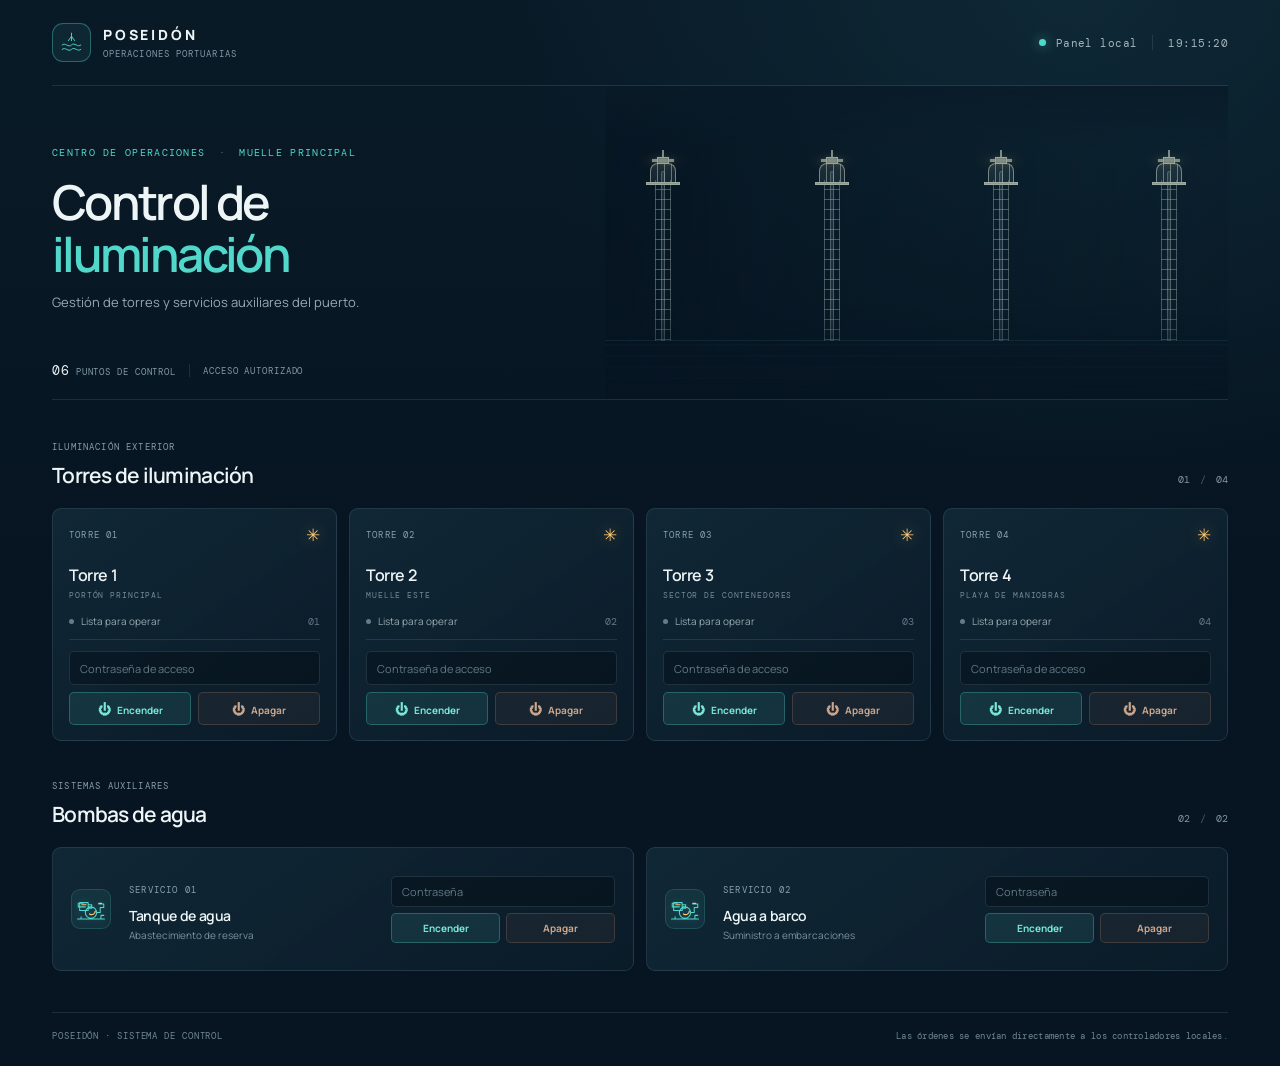
<file: docs/index.html>
<!doctype html>
<html lang="es">
<head>
  <meta charset="utf-8">
  <meta name="viewport" content="width=device-width, initial-scale=1">
  <meta name="theme-color" content="#071522">
  <title>Poseidón · Control portuario</title>
  <link rel="stylesheet" href="styles.css">
</head>
<body>
  <div class="app-shell">
    <header class="topbar">
      <a class="brand" href="#inicio" aria-label="Poseidón, inicio">
        <span class="brand-mark" aria-hidden="true"><svg viewBox="0 0 40 40"><path d="M5 24c5-5 10 5 15 0s10 5 15 0M5 31c5-5 10 5 15 0s10 5 15 0M20 5v12m-5 0 5-7 5 7"/></svg></span>
        <span><strong>POSEIDÓN</strong><small>OPERACIONES PORTUARIAS</small></span>
      </a>
      <div class="topbar-right"><span class="system-dot"></span><span>Panel local</span><span class="top-separator"></span><span id="clock">--:--:--</span></div>
    </header>

    <main id="inicio">
      <section class="hero">
        <div class="hero-copy"><p class="eyebrow">CENTRO DE OPERACIONES <span>·</span> MUELLE PRINCIPAL</p><h1>Control de<br><em>iluminación</em></h1><p class="hero-note">Gestión de torres y servicios auxiliares del puerto.</p></div>
        <div class="hero-art" aria-hidden="true">
          <div class="port-tower tower-one"><div class="mast"></div><div class="ladder"></div><div class="cage"><i></i><i></i><i></i><b></b></div><div class="head"><span></span><span></span><span></span><span></span></div></div>
          <div class="port-tower tower-two"><div class="mast"></div><div class="ladder"></div><div class="cage"><i></i><i></i><i></i><b></b></div><div class="head"><span></span><span></span><span></span><span></span></div></div>
          <div class="port-tower tower-three"><div class="mast"></div><div class="ladder"></div><div class="cage"><i></i><i></i><i></i><b></b></div><div class="head"><span></span><span></span><span></span><span></span></div></div>
          <div class="port-tower tower-four"><div class="mast"></div><div class="ladder"></div><div class="cage"><i></i><i></i><i></i><b></b></div><div class="head"><span></span><span></span><span></span><span></span></div></div>
          <div class="waterline"></div><div class="horizon"></div>
        </div>
        <div class="hero-meta"><span><b>06</b> PUNTOS DE CONTROL</span><span class="meta-divider"></span><span>ACCESO AUTORIZADO</span></div>
      </section>

      <section class="section-block" aria-labelledby="lighting-title">
        <div class="section-heading"><div><p class="eyebrow">ILUMINACIÓN EXTERIOR</p><h2 id="lighting-title">Torres de iluminación</h2></div><span class="section-count">01 <i>/</i> 04</span></div>
        <div class="tower-grid">
          <article class="control-card"><div class="card-top"><span class="index">TORRE 01</span><span class="tower-icon" aria-hidden="true">✳</span></div><h3>Torre 1</h3><p class="location">PORTÓN PRINCIPAL</p><div class="card-bottom"><span class="ready"><i></i> Lista para operar</span><span class="card-number">01</span></div><form action="https://irremissible-unswaggeringly-woodrow.ngrok-free.dev" method="POST" class="control-form"><label class="sr-only" for="pass1">Contraseña de acceso para Torre 1</label><input id="pass1" type="password" name="password" placeholder="Contraseña de acceso" autocomplete="current-password" required><button class="power on" type="submit" name="command11" value="ON"><span class="power-symbol">⏻</span> Encender</button><button class="power off" type="submit" name="command10" value="OFF"><span class="power-symbol">⏻</span> Apagar</button></form></article>
          <article class="control-card"><div class="card-top"><span class="index">TORRE 02</span><span class="tower-icon" aria-hidden="true">✳</span></div><h3>Torre 2</h3><p class="location">MUELLE ESTE</p><div class="card-bottom"><span class="ready"><i></i> Lista para operar</span><span class="card-number">02</span></div><form action="https://irremissible-unswaggeringly-woodrow.ngrok-free.dev" method="POST" class="control-form"><label class="sr-only" for="pass2">Contraseña de acceso para Torre 2</label><input id="pass2" type="password" name="password" placeholder="Contraseña de acceso" autocomplete="current-password" required><button class="power on" type="submit" name="command21" value="ON"><span class="power-symbol">⏻</span> Encender</button><button class="power off" type="submit" name="command20" value="OFF"><span class="power-symbol">⏻</span> Apagar</button></form></article>
          <article class="control-card"><div class="card-top"><span class="index">TORRE 03</span><span class="tower-icon" aria-hidden="true">✳</span></div><h3>Torre 3</h3><p class="location">SECTOR DE CONTENEDORES</p><div class="card-bottom"><span class="ready"><i></i> Lista para operar</span><span class="card-number">03</span></div><form action="https://irremissible-unswaggeringly-woodrow.ngrok-free.dev" method="POST" class="control-form"><label class="sr-only" for="pass3">Contraseña de acceso para Torre 3</label><input id="pass3" type="password" name="password" placeholder="Contraseña de acceso" autocomplete="current-password" required><button class="power on" type="submit" name="command31" value="ON"><span class="power-symbol">⏻</span> Encender</button><button class="power off" type="submit" name="command30" value="OFF"><span class="power-symbol">⏻</span> Apagar</button></form></article>
          <article class="control-card"><div class="card-top"><span class="index">TORRE 04</span><span class="tower-icon" aria-hidden="true">✳</span></div><h3>Torre 4</h3><p class="location">PLAYA DE MANIOBRAS</p><div class="card-bottom"><span class="ready"><i></i> Lista para operar</span><span class="card-number">04</span></div><form action="https://irremissible-unswaggeringly-woodrow.ngrok-free.dev" method="POST" class="control-form"><label class="sr-only" for="pass4">Contraseña de acceso para Torre 4</label><input id="pass4" type="password" name="password" placeholder="Contraseña de acceso" autocomplete="current-password" required><button class="power on" type="submit" name="command41" value="ON"><span class="power-symbol">⏻</span> Encender</button><button class="power off" type="submit" name="command40" value="OFF"><span class="power-symbol">⏻</span> Apagar</button></form></article>
        </div>
      </section>

      <section class="section-block utilities" aria-labelledby="services-title">
        <div class="section-heading"><div><p class="eyebrow">SISTEMAS AUXILIARES</p><h2 id="services-title">Bombas de agua</h2></div><span class="section-count">02 <i>/</i> 02</span></div>
        <div class="pump-grid">
          <article class="pump-card"><div class="pump-symbol" aria-hidden="true"><svg viewBox="0 0 48 48"><path d="M5 38h38M10 35v3m28-3v3M8 15h12v11H8zM20 18h5v5h-5m0-2h4m-8 5v3m0 0a8 8 0 1 0 16 0 8 8 0 0 0-16 0Zm16 0h5v-7h5v-5h-7m-19 4H6v-5h7m18 22h7v-5h4"/><path class="pump-accent" d="M11 18h6m5 13a5 5 0 0 0 8-4m5-11h4"/></svg></div><div class="pump-info"><span class="index">SERVICIO 01</span><h3>Tanque de agua</h3><p>Abastecimiento de reserva</p></div><form action="https://irremissible-unswaggeringly-woodrow.ngrok-free.dev" method="POST" class="pump-form"><label class="sr-only" for="pass5">Contraseña de acceso para tanque de agua</label><input id="pass5" type="password" name="password" placeholder="Contraseña" autocomplete="current-password" required><button class="power on" type="submit" name="command51" value="ON">Encender</button><button class="power off" type="submit" name="command50" value="OFF">Apagar</button></form></article>
          <article class="pump-card"><div class="pump-symbol" aria-hidden="true"><svg viewBox="0 0 48 48"><path d="M5 38h38M10 35v3m28-3v3M8 15h12v11H8zM20 18h5v5h-5m0-2h4m-8 5v3m0 0a8 8 0 1 0 16 0 8 8 0 0 0-16 0Zm16 0h5v-7h5v-5h-7m-19 4H6v-5h7m18 22h7v-5h4"/><path class="pump-accent" d="M11 18h6m5 13a5 5 0 0 0 8-4m5-11h4"/></svg></div><div class="pump-info"><span class="index">SERVICIO 02</span><h3>Agua a barco</h3><p>Suministro a embarcaciones</p></div><form action="https://irremissible-unswaggeringly-woodrow.ngrok-free.dev" method="POST" class="pump-form"><label class="sr-only" for="pass6">Contraseña de acceso para agua a barco</label><input id="pass6" type="password" name="password" placeholder="Contraseña" autocomplete="current-password" required><button class="power on" type="submit" name="command61" value="ON">Encender</button><button class="power off" type="submit" name="command60" value="OFF">Apagar</button></form></article>
        </div>
      </section>
      <footer><span>POSEIDÓN <i>·</i> SISTEMA DE CONTROL</span><span>Las órdenes se envían directamente a los controladores locales.</span></footer>
    </main>
    <div class="toast" id="toast" role="status" aria-live="polite"></div>
  </div>
  <script>
    const clock = document.getElementById('clock');
    function updateClock() { clock.textContent = new Intl.DateTimeFormat('es-AR', {hour:'2-digit', minute:'2-digit', second:'2-digit', hour12:false}).format(new Date()); }
    updateClock(); setInterval(updateClock, 1000);
    const towerArt = ['.tower-one', '.tower-two', '.tower-three', '.tower-four'].map(selector => document.querySelector(selector));
    const towerCards = [...document.querySelectorAll('.control-card')];
    function paintTowerStates(states) {
      Object.entries(states || {}).forEach(([number, isOn]) => {
        const index = Number(number) - 1;
        if (index < 0 || index > 3) return;
        towerArt[index]?.classList.toggle('is-on', Boolean(isOn));
        const status = towerCards[index]?.querySelector('.ready');
        if (status) {
          status.classList.toggle('is-on', Boolean(isOn));
          status.lastChild.textContent = isOn ? ' Encendida' : ' Apagada';
        }
      });
    }
    async function refreshTowerStates() {
      try {
        const response = await fetch('https://irremissible-unswaggeringly-woodrow.ngrok-free.dev/status');
        if (response.ok) paintTowerStates((await response.json()).states);
      } catch (_) { /* El simulador puede estar apagado al abrir el panel. */ }
    }
    refreshTowerStates();
    document.querySelectorAll('.control-form, .pump-form').forEach(form => form.addEventListener('submit', async event => {
      event.preventDefault();
      const button = event.submitter;
      if (!button) return;
      if (button.value === 'OFF' && !window.confirm('¿Confirmas que deseas apagar este equipo?')) return;
      if (!button.dataset.originalHtml) button.dataset.originalHtml = button.innerHTML;
      button.classList.add('sending'); button.setAttribute('aria-busy', 'true'); button.textContent = 'Enviando…';
      try {
        const body = new URLSearchParams(new FormData(form));
        body.append(button.name, button.value);
        const response = await fetch(form.action, {method:'POST', body});
        if (!response.ok) throw new Error('Respuesta del simulador: ' + response.status);
        const result = await response.json();
        paintTowerStates(result.states);
      } catch (error) {
        const toast = document.getElementById('toast');
        toast.textContent = 'No se pudo contactar al simulador. Comprueba que esté en ejecución.';
        toast.classList.add('show');
        setTimeout(() => toast.classList.remove('show'), 3500);
      } finally {
        button.innerHTML = button.dataset.originalHtml;
        button.classList.remove('sending'); button.removeAttribute('aria-busy');
      }
    }));
    document.querySelectorAll('.control-form input, .pump-form input').forEach(input => input.addEventListener('input', () => input.classList.toggle('has-value', input.value.length > 0)));
  </script>
</body>
</html>
</file>
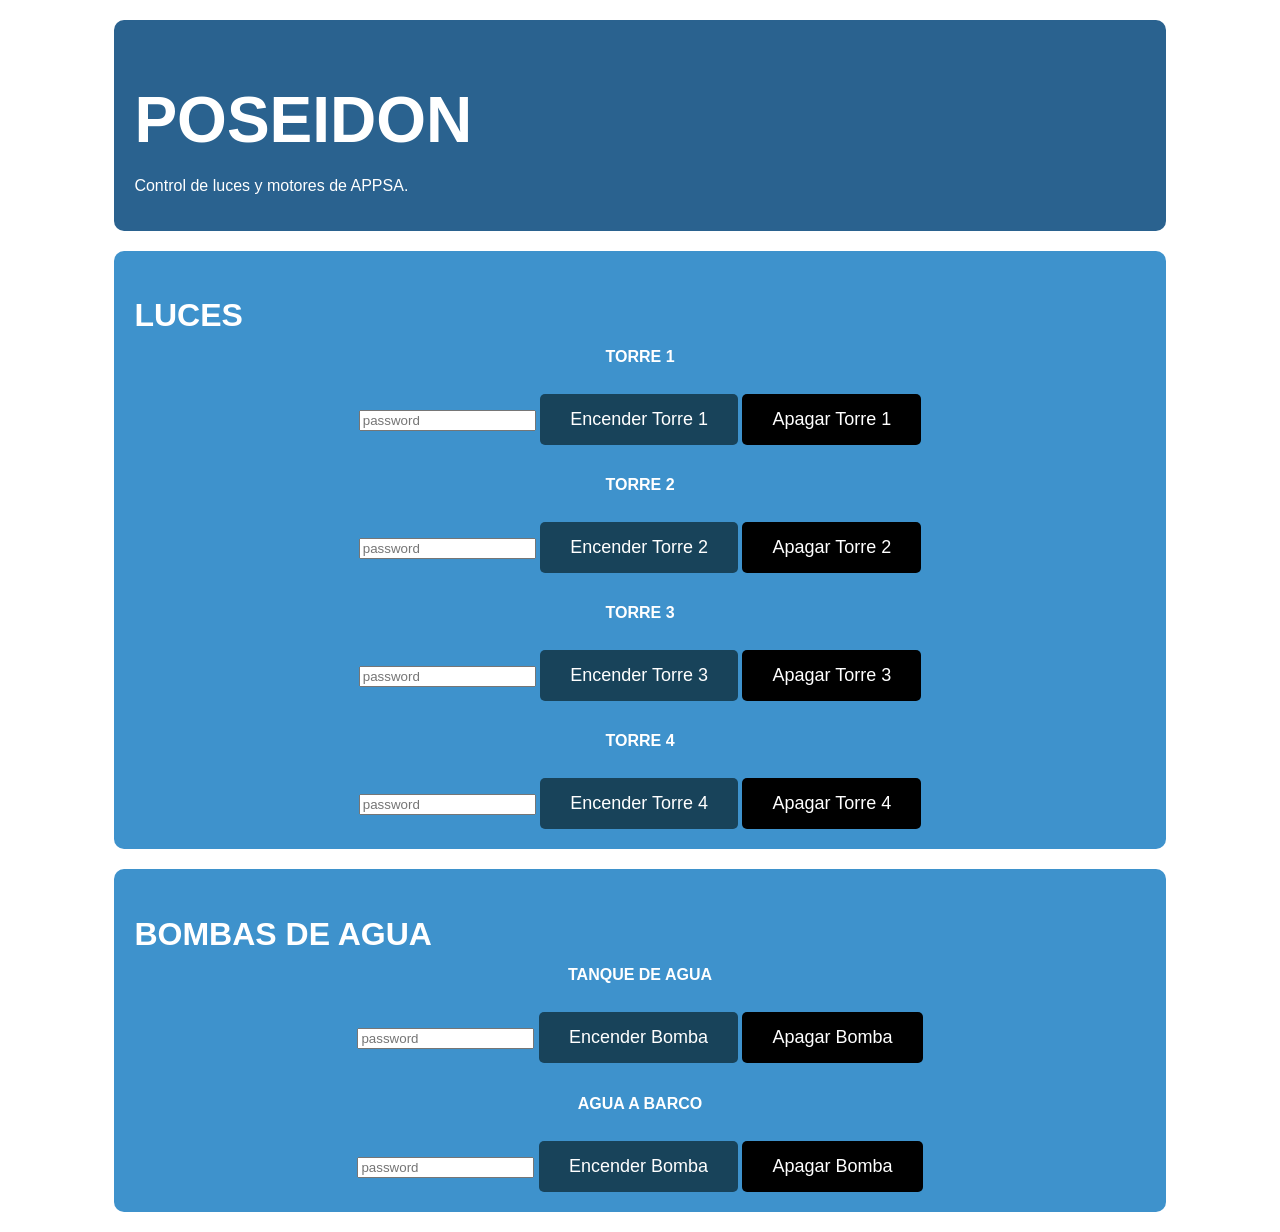
<file: control_rele_original.html>
<!DOCTYPE html>
<html>
<head>
	<meta charset="UTF-8">
    <title>Control de Relé Torre 1 by Dani Müller</title>
	<link rel="stylesheet" href="styles_original.css">
</head>
<body>
	<div class="titulo-container">
		<h1>POSEIDON</h1>
		<p style="color: white;">Control de luces y motores de APPSA.</p>
	</div>
	<div class="main-container">
		<h2 id="luces">LUCES</h2>
		<h2>TORRE 1</h2>
		<br>
		<form action="http://192.168.0.102" method="POST">
			<input type="password" name="password" placeholder="password">
			<button type="submit" name="command11" value="ON">Encender Torre 1</button>
			<button type="submit" name="command10" value="OFF">Apagar Torre 1</button>
		</form>
		<br>
		<h2>TORRE 2</h2>
		<br>
		<form action="http://192.168.2.114" method="POST">
			<input type="password" name="password" placeholder="password">
			<button type="submit" name="command21" value="ON">Encender Torre 2</button>
			<button type="submit" name="command20" value="OFF">Apagar Torre 2</button>
		</form>
		<br>
		<h2>TORRE 3</h2>
		<br>
		<form action="http://192.168.2.114" method="POST">
			<input type="password" name="password" placeholder="password">
			<button type="submit" name="command31" value="ON">Encender Torre 3</button>
			<button type="submit" name="command30" value="OFF">Apagar Torre 3</button>
		</form>
		<br>
		<h2>TORRE 4</h2>
		<br>
		<form action="http://192.168.2.114" method="POST">
			<input type="password" name="password" placeholder="password">
			<button type="submit" name="command41" value="ON">Encender Torre 4</button>
			<button type="submit" name="command40" value="OFF">Apagar Torre 4</button>
		</form>
	</div>
	<div class="main-container">
		<h2 id="luces">BOMBAS DE AGUA</h2>
		<h2>TANQUE DE AGUA</h2>
		<br>
		<form action="http://192.168.2.114" method="POST">
			<input type="password" name="password" placeholder="password">
			<button type="submit" name="command51" value="ON">Encender Bomba</button>
			<button type="submit" name="command50" value="OFF">Apagar Bomba</button>
		</form>
		<br>
		<h2>AGUA A BARCO</h2>
		<br>
		<form action="http://192.168.2.114" method="POST">
			<input type="password" name="password" placeholder="password">
			<button type="submit" name="command61" value="ON">Encender Bomba</button>
			<button type="submit" name="command60" value="OFF">Apagar Bomba</button>
		</form>
	</div>
</body>
</html>
</file>
<file: docs/styles.css>
@import url('https://fonts.googleapis.com/css2?family=DM+Mono:wght@400;500&family=Manrope:wght@400;500;600;700;800&display=swap');

:root{color-scheme:dark;--bg:#071522;--panel:#0c1e2b;--panel2:#102635;--line:rgba(165,197,211,.14);--muted:#8098a7;--text:#edf5f6;--cyan:#51d8cb;--amber:#ffc66e;--mono:'DM Mono',monospace;--sans:'Manrope',Arial,sans-serif}
*{box-sizing:border-box}html{scroll-behavior:smooth}body{margin:0;background:var(--bg);color:var(--text);font-family:var(--sans);-webkit-font-smoothing:antialiased}body:before{position:fixed;inset:0;z-index:-1;content:"";background:radial-gradient(ellipse at 84% 0%,rgba(38,105,119,.18),transparent 38%),linear-gradient(180deg,#091a27 0%,#071522 62%)}button,input{font:inherit}.app-shell{max-width:1280px;margin:auto;padding:0 52px}.topbar{height:86px;border-bottom:1px solid var(--line);display:flex;align-items:center;justify-content:space-between}.brand{display:flex;align-items:center;gap:12px;color:inherit;text-decoration:none}.brand-mark{width:39px;height:39px;display:grid;place-items:center;border:1px solid rgba(81,216,203,.36);border-radius:11px;background:rgba(81,216,203,.07)}.brand-mark svg{width:25px;fill:none;stroke:var(--cyan);stroke-width:1.5;stroke-linecap:round;stroke-linejoin:round}.brand strong{display:block;font-size:14px;letter-spacing:.2em;font-weight:800}.brand small{display:block;margin-top:4px;font:9px var(--mono);color:var(--muted);letter-spacing:.12em}.topbar-right{display:flex;align-items:center;gap:10px;color:#a4b6be;font:11px var(--mono);letter-spacing:.04em}.system-dot,.ready i{width:7px;height:7px;background:var(--cyan);border-radius:50%;box-shadow:0 0 12px rgba(81,216,203,.6)}.top-separator{height:15px;border-left:1px solid var(--line);margin:0 5px}.hero{height:314px;position:relative;display:flex;align-items:center;overflow:hidden;border-bottom:1px solid var(--line)}.hero-copy{position:relative;z-index:2;padding-bottom:15px}.eyebrow,.index{font:10px var(--mono);letter-spacing:.13em;color:var(--cyan)}.eyebrow{margin:0 0 17px}.eyebrow span{color:#526c7b;margin:0 6px}.hero h1{font-size:48px;line-height:1.08;letter-spacing:-.055em;margin:0;font-weight:600}.hero h1 em{color:var(--cyan);font-style:normal}.hero-note{font-size:13px;color:#96aab5;margin-top:14px}.hero-art{position:absolute;right:0;top:0;width:53%;height:100%;opacity:.78;overflow:hidden;background:linear-gradient(90deg,#071522 0%,rgba(7,21,34,.5) 25%,rgba(7,21,34,.05) 100%)}.hero-art:after{content:"";position:absolute;inset:0;background:linear-gradient(0deg,#071522 0%,transparent 30%,transparent 80%,#091a27 100%)}.horizon{position:absolute;bottom:58px;left:0;right:0;border-top:1px solid rgba(74,151,164,.27)}.waterline{position:absolute;bottom:0;height:59px;left:0;right:0;background:repeating-linear-gradient(0deg,transparent 0 9px,rgba(67,139,150,.09) 10px 11px)}.beacon{position:absolute;bottom:58px;width:2px;height:116px;background:linear-gradient(0deg,#294957,#84979a);box-shadow:0 0 11px rgba(67,178,185,.2)}.beacon i{position:absolute;left:-5px;top:15px;width:12px;height:3px;background:#a5bab7}.beacon b{position:absolute;left:-3px;top:5px;width:8px;height:10px;border:1px solid #b5c8c4;background:#34515a}.beacon span{position:absolute;top:8px;left:-36px;width:74px;height:25px;background:linear-gradient(90deg,transparent,rgba(255,213,132,.12),transparent);transform:rotate(5deg)}.beacon-one{right:68%;height:89px}.beacon-two{right:48%;height:126px}.beacon-three{right:26%;height:103px}.beacon-four{right:9%;height:145px}.hero-meta{position:absolute;z-index:3;bottom:20px;left:0;display:flex;align-items:center;gap:13px;font:9px var(--mono);letter-spacing:.1em;color:#849aa6}.hero-meta b{font-size:13px;color:var(--text);font-weight:400}.meta-divider{height:13px;border-left:1px solid var(--line)}.section-block{padding-top:41px}.section-heading{display:flex;justify-content:space-between;align-items:flex-end;margin-bottom:19px}.section-heading .eyebrow{font-size:9px;margin-bottom:8px;color:#879eaa}.section-heading h2{font-size:21px;letter-spacing:-.035em;margin:0;font-weight:600}.section-count{font:10px var(--mono);color:#8096a2;padding-bottom:3px}.section-count i{font-style:normal;color:#435967;margin:0 4px}.tower-grid{display:grid;grid-template-columns:repeat(4,minmax(0,1fr));gap:12px}.control-card,.pump-card{background:linear-gradient(145deg,rgba(17,40,55,.95),rgba(11,28,41,.96));border:1px solid var(--line);border-radius:9px;transition:border-color .2s,transform .2s,background .2s}.control-card{padding:17px 16px 15px;min-height:233px;position:relative;overflow:hidden}.control-card:hover,.pump-card:hover{border-color:rgba(81,216,203,.4);transform:translateY(-2px)}.card-top,.card-bottom{display:flex;justify-content:space-between;align-items:center}.index{font-size:9px;color:#88a2af}.tower-icon{font-size:17px;color:var(--amber);line-height:1;text-shadow:0 0 16px rgba(255,198,110,.45)}.control-card h3,.pump-info h3{font-size:16px;font-weight:600;letter-spacing:-.025em;margin:21px 0 4px}.location{margin:0;color:#758b98;font:8px var(--mono);letter-spacing:.11em}.card-bottom{margin-top:14px;padding-bottom:11px;border-bottom:1px solid var(--line)}.ready{display:flex;align-items:center;gap:7px;color:#97aaaF;font-size:10px}.ready i{width:5px;height:5px}.card-number{font:10px var(--mono);color:#617884}.control-form{display:grid;grid-template-columns:1fr 1fr;gap:7px;margin-top:11px}.control-form input,.pump-form input{grid-column:1/-1;width:100%;min-width:0;height:34px;padding:0 10px;border-radius:5px;border:1px solid rgba(160,187,199,.16);outline:none;background:rgba(3,14,24,.45);color:var(--text);font-size:11px;transition:border .2s,box-shadow .2s}.control-form input::placeholder,.pump-form input::placeholder{color:#617985}.control-form input:focus,.pump-form input:focus{border-color:var(--cyan);box-shadow:0 0 0 2px rgba(81,216,203,.1)}.power{height:33px;border-radius:5px;cursor:pointer;font-size:10px;font-weight:700;transition:filter .15s,transform .15s,border-color .15s}.power:hover{filter:brightness(1.12);transform:translateY(-1px)}.power:active{transform:translateY(0)}.power.on{background:rgba(81,216,203,.11);color:#79e6d8;border:1px solid rgba(81,216,203,.3)}.power.off{background:rgba(231,163,120,.055);color:#cba68d;border:1px solid rgba(231,163,120,.19)}.power-symbol{font-size:13px;margin-right:4px}.power.sending{opacity:.55;cursor:wait}.utilities{padding-top:39px}.pump-grid{display:grid;grid-template-columns:repeat(2,minmax(0,1fr));gap:12px}.pump-card{min-height:124px;padding:18px;display:grid;grid-template-columns:44px minmax(130px,1fr) minmax(200px, .9fr);align-items:center;gap:14px}.pump-symbol{width:40px;height:40px;display:grid;place-items:center;border-radius:9px;background:rgba(81,216,203,.08);border:1px solid rgba(81,216,203,.18);color:var(--cyan);font-size:22px}.pump-info h3{font-size:14px;margin:8px 0 3px}.pump-info p{color:#7d939f;font-size:10px;margin:0}.pump-form{display:grid;grid-template-columns:1fr 1fr;gap:6px}.pump-form input{height:31px}.pump-form .power{height:30px}footer{border-top:1px solid var(--line);margin-top:41px;padding:17px 0 24px;display:flex;justify-content:space-between;color:#718793;font:9px var(--mono);letter-spacing:.03em}footer span:first-child{letter-spacing:.1em}footer i{color:var(--cyan);font-style:normal}.sr-only{position:absolute;width:1px;height:1px;padding:0;margin:-1px;overflow:hidden;clip:rect(0,0,0,0);white-space:nowrap;border:0}
@media(max-width:1000px){.app-shell{padding:0 28px}.tower-grid{grid-template-columns:repeat(2,minmax(0,1fr))}.control-card{min-height:220px}.pump-card{grid-template-columns:40px minmax(100px,1fr);}.pump-form{grid-column:1/-1}.hero{height:290px}}
@media(max-width:600px){.app-shell{padding:0 17px}.topbar{height:70px}.topbar-right{font-size:9px;gap:7px}.brand strong{font-size:12px}.brand small{font-size:8px}.hero{height:280px;align-items:flex-start;padding-top:53px}.hero h1{font-size:40px}.hero-art{width:100%;opacity:.44}.hero-meta{font-size:8px}.section-block{padding-top:32px}.section-heading h2{font-size:18px}.tower-grid{grid-template-columns:1fr;gap:9px}.control-card{min-height:0;padding:16px}.control-card h3{margin-top:15px}.card-bottom{margin-top:12px}.pump-grid{grid-template-columns:1fr}.pump-card{grid-template-columns:38px 1fr;gap:12px;padding:15px}.pump-form{grid-column:1/-1}footer{gap:9px;flex-direction:column;line-height:1.7;margin-top:31px}.pump-info p{font-size:9px}}
@media(prefers-reduced-motion:reduce){*,*:before,*:after{scroll-behavior:auto!important;transition:none!important}}

/* Siluetas de torres portuarias: mástil, escalera y plataforma superior */
.port-tower{position:absolute;bottom:58px;width:30px;height:178px}
.tower-one{left:18%;height:145px;transform:scale(.78);transform-origin:bottom center}
.tower-two{left:51%;height:208px}
.tower-three{right:9%;height:246px;transform:scale(.88);transform-origin:bottom center}
.port-tower .mast{position:absolute;left:13px;right:13px;top:14px;bottom:0;border:1px solid rgba(159,181,183,.47);border-radius:3px 3px 0 0;background:linear-gradient(90deg,rgba(108,135,139,.16),rgba(174,192,186,.25) 48%,rgba(82,112,120,.16));box-shadow:0 0 12px rgba(99,173,178,.09)}
.port-tower .ladder{position:absolute;left:7px;top:23px;bottom:0;width:16px;opacity:.75;background:repeating-linear-gradient(to bottom,transparent 0 9px,rgba(186,203,196,.63) 9px 10px);border-left:1px solid rgba(186,203,196,.6);border-right:1px solid rgba(186,203,196,.6)}
.port-tower .cage{position:absolute;top:6px;left:2px;width:26px;height:22px;border:1px solid rgba(194,207,195,.72);border-bottom:0;border-radius:8px 8px 0 0;background:linear-gradient(180deg,rgba(183,198,186,.15),rgba(94,122,126,.18))}
.port-tower .cage i{position:absolute;top:0;bottom:0;width:1px;background:rgba(194,207,195,.62)}
.port-tower .cage i:nth-child(1){left:6px}.port-tower .cage i:nth-child(2){left:13px}.port-tower .cage i:nth-child(3){left:20px}
.port-tower .cage b{position:absolute;left:-5px;right:-5px;bottom:0;height:3px;background:#aabbb0;border:1px solid rgba(218,225,207,.62)}
.port-tower .head{position:absolute;top:0;left:9px;width:12px;height:7px;border:1px solid rgba(209,217,197,.8);background:#819691;box-shadow:0 0 5px rgba(220,228,202,.24)}
.port-tower .head:before{content:"";position:absolute;width:2px;height:7px;left:4px;top:-8px;background:#99aaa2}
.port-tower .head span{position:absolute;top:1px;width:5px;height:3px;background:#cad1bb;box-shadow:0 0 7px rgba(255,218,145,.5)}
.port-tower .head span:nth-child(1){left:-6px}.port-tower .head span:nth-child(2){left:1px}.port-tower .head span:nth-child(3){right:1px}.port-tower .head span:nth-child(4){right:-6px}
.port-tower .head span:after{content:"";position:absolute;top:-5px;left:-9px;width:22px;height:13px;background:radial-gradient(ellipse,rgba(255,218,145,.12),transparent 70%)}
.port-tower{height:246px}
.tower-one{left:7%;height:246px;transform:none}
.tower-two{left:32%;height:246px}
.tower-three{left:57%;right:auto;height:246px;transform:none}
.tower-four{right:7%;height:246px}
.port-tower .head{box-shadow:0 0 9px 2px rgba(255,219,148,.5),0 0 24px 7px rgba(255,205,112,.26);background:#f6d99b}
.port-tower .head span{background:#fff2c5;box-shadow:0 0 8px 2px rgba(255,231,170,.95),0 0 22px 8px rgba(255,198,92,.55)}
.port-tower .head span:after{top:-8px;left:-15px;width:34px;height:20px;background:radial-gradient(ellipse,rgba(255,222,153,.38),rgba(255,205,115,.14) 38%,transparent 74%)}
@media(max-width:600px){.tower-one{left:3%;height:207px}.tower-two{left:28%;height:207px}.tower-three{left:53%;height:207px}.tower-four{right:3%;height:207px}}
.port-tower:not(.is-on) .head{background:#819691;box-shadow:0 0 3px rgba(220,228,202,.12)}
.port-tower:not(.is-on) .head span{background:#9ba99e;box-shadow:0 0 2px rgba(255,231,170,.2)}
.port-tower:not(.is-on) .head span:after{opacity:.12}
.port-tower.is-on .head{background:#fff0bd;box-shadow:0 0 11px 3px rgba(255,219,148,.75),0 0 31px 12px rgba(255,205,112,.43)}
.port-tower.is-on .head span{background:#fff7d7;box-shadow:0 0 9px 3px rgba(255,241,194,1),0 0 25px 10px rgba(255,198,92,.78)}
.port-tower.is-on .head span:after{opacity:1}
.ready:not(.is-on) i{background:#657b87;box-shadow:none}
.ready.is-on{color:#a2e8d7}
.toast{display:none;position:fixed;right:22px;bottom:22px;z-index:10;max-width:calc(100vw - 44px);padding:13px 16px;border:1px solid rgba(255,198,110,.35);border-radius:7px;background:#142a38;color:#f0d9b9;font-size:12px;box-shadow:0 8px 28px rgba(0,0,0,.35)}
.toast.show{display:block}
.port-tower{height:184.5px}
.tower-one{left:7%;height:184.5px}.tower-two{left:calc(35.6667% - 10px);height:184.5px}.tower-three{left:calc(64.3333% - 20px);right:auto;height:184.5px}.tower-four{right:7%;height:184.5px}
.port-tower .head{z-index:2}
.port-tower.is-on .head{box-shadow:0 0 14px 5px rgba(255,224,157,.95),0 0 38px 17px rgba(255,205,112,.72),0 0 74px 27px rgba(255,191,91,.38)}
.port-tower.is-on .head:after{content:"";position:absolute;z-index:-1;left:-77px;top:-27px;width:166px;height:78px;pointer-events:none;filter:blur(5px);background:radial-gradient(ellipse at 50% 42%,rgba(255,236,182,.35) 0%,rgba(255,207,123,.2) 27%,rgba(255,188,93,.08) 56%,transparent 76%)}
.port-tower.is-on .head span{box-shadow:0 0 12px 4px rgba(255,247,211,1),0 0 30px 13px rgba(255,208,105,.98),0 0 60px 23px rgba(255,181,71,.48)}
.port-tower.is-on .head span:after{top:-12px;left:-27px;width:58px;height:31px;background:radial-gradient(ellipse,rgba(255,244,199,.68),rgba(255,209,125,.34) 37%,rgba(255,185,88,.11) 63%,transparent 78%)}
@media(max-width:600px){.port-tower{height:155px}.tower-one{left:3%;height:155px}.tower-two{left:calc(34.3333% - 10px);height:155px}.tower-three{left:calc(65.6667% - 20px);right:auto;height:155px}.tower-four{right:3%;height:155px}}
.pump-symbol svg{width:34px;height:34px;fill:none;stroke:var(--cyan);stroke-width:1.45;stroke-linecap:round;stroke-linejoin:round;filter:drop-shadow(0 0 3px rgba(81,216,203,.18))}
.pump-symbol svg .pump-accent{stroke:var(--amber);stroke-width:1.7}
@media(max-width:600px){
  .hero{height:370px;padding-top:38px}
  .hero-art{top:60%;bottom:auto;height:40%;width:100%;opacity:.54}
  .port-tower{height:94px;bottom:44px}
  .tower-one{left:3%;height:94px}
  .tower-two{left:calc(34.3333% - 10px);height:94px}
  .tower-three{left:calc(65.6667% - 20px);right:auto;height:94px}
  .tower-four{right:3%;height:94px}
  .horizon{bottom:44px}
  .waterline{height:44px}
}
</file>
<file: styles_original.css>
.titulo-container {
    background-color: #2a628f; /* Suave verde */
    border-radius: 10px; /* Esquinas redondeadas */
    padding: 20px; /* Espacio interno */
    margin: 20px auto; /* Margen automático para centrar */
    width: 80%; /* Ajusta el ancho según tus necesidades */
	text-align: left;
}

.main-container {
    background-color: #3e92cc; /* Suave verde */
    border-radius: 10px; /* Esquinas redondeadas */
    padding: 20px; /* Espacio interno */
    margin: 20px auto; /* Margen automático para centrar */
    width: 80%; /* Ajusta el ancho según tus necesidades */
}

body {
    font-family: Arial, sans-serif;
    text-align: center;
}

h1 {
    font-size: 4rem; /* Ajusta el tamaño según tus necesidades */
    color: white;
    font-weight: bold;
    margin-bottom: 20px;
}

h2 {
    font-size: 1rem;
    color: white;
    font-weight: bold;
    margin-bottom: 10px;
}
#luces {
  text-align: left;
  font-size: 2rem;
}

button {
    padding: 15px 30px;
    font-size: 18px;
    border: none;
    border-radius: 5px;
    cursor: pointer;
}

button[value="ON"] {
    background-color: #18435a;
    color: white;
}

button[value="OFF"] {
    background-color: black;
    color: white;
}
</file>
